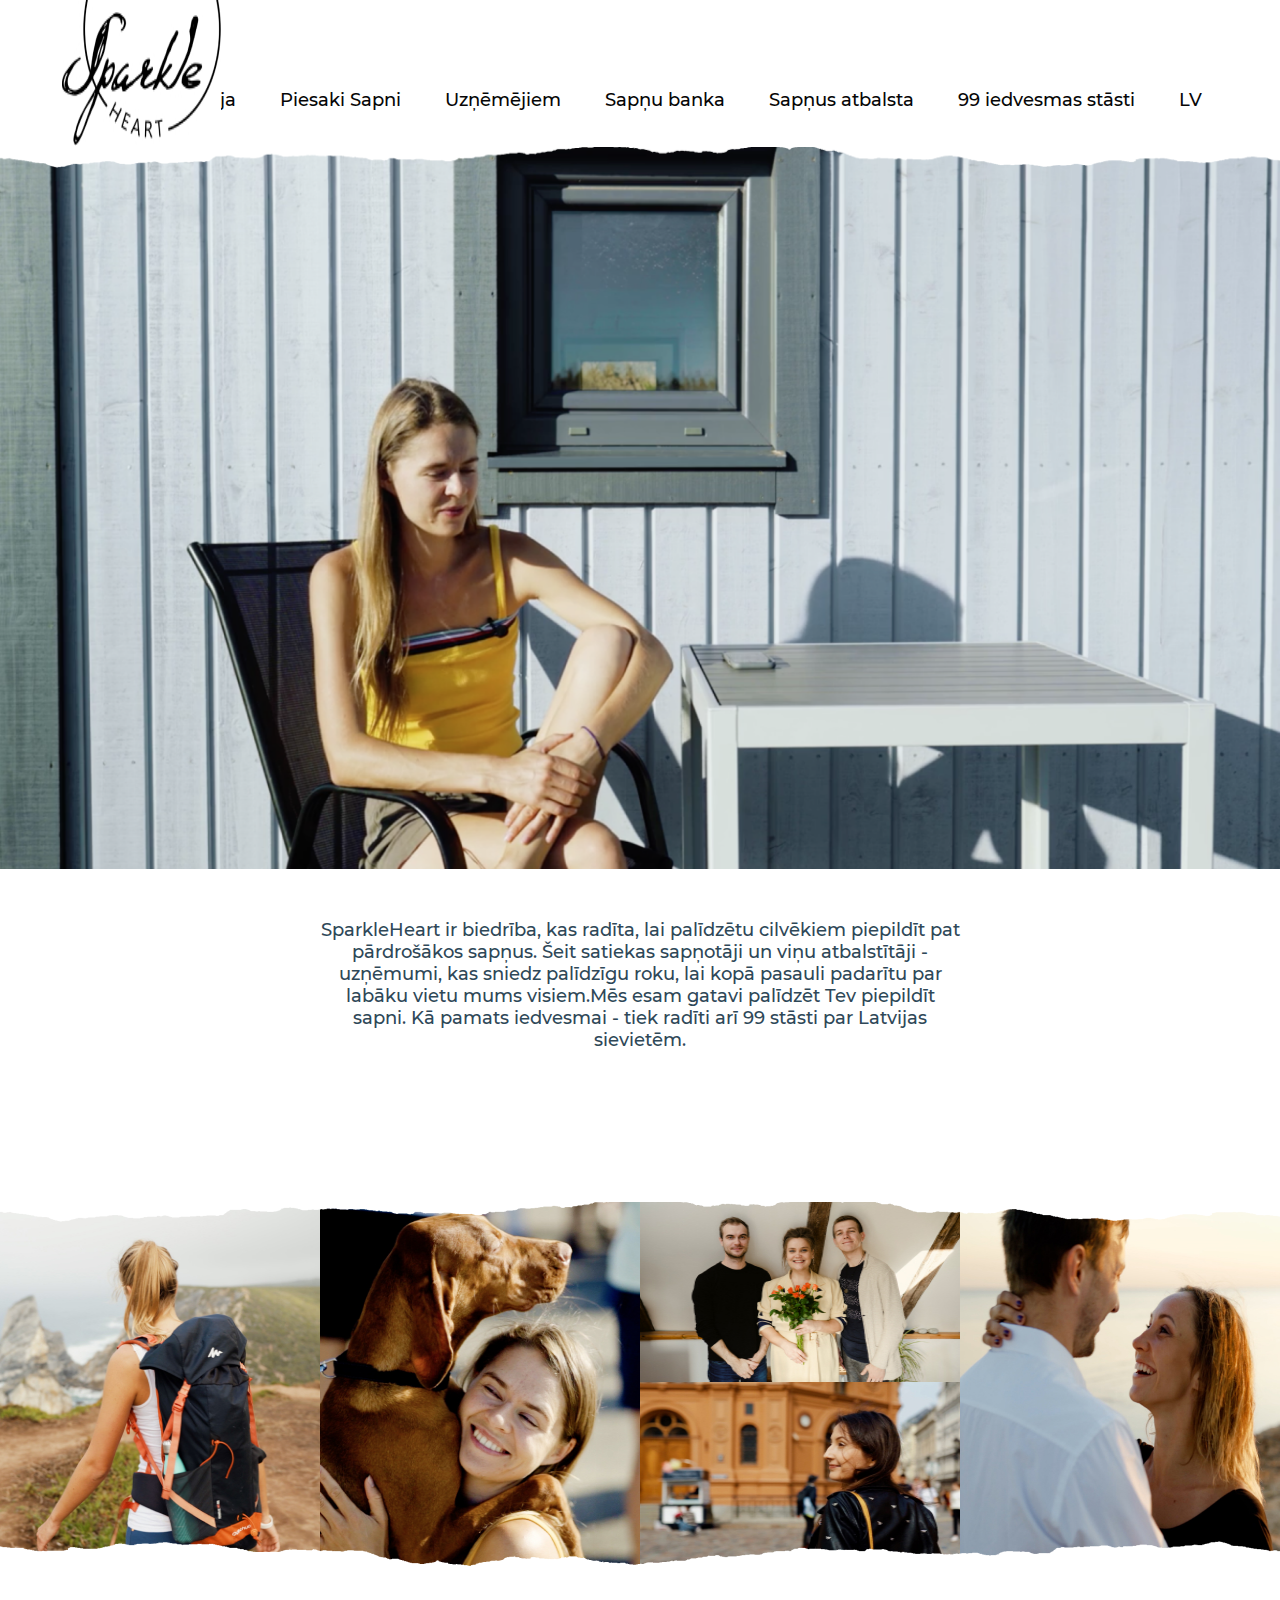
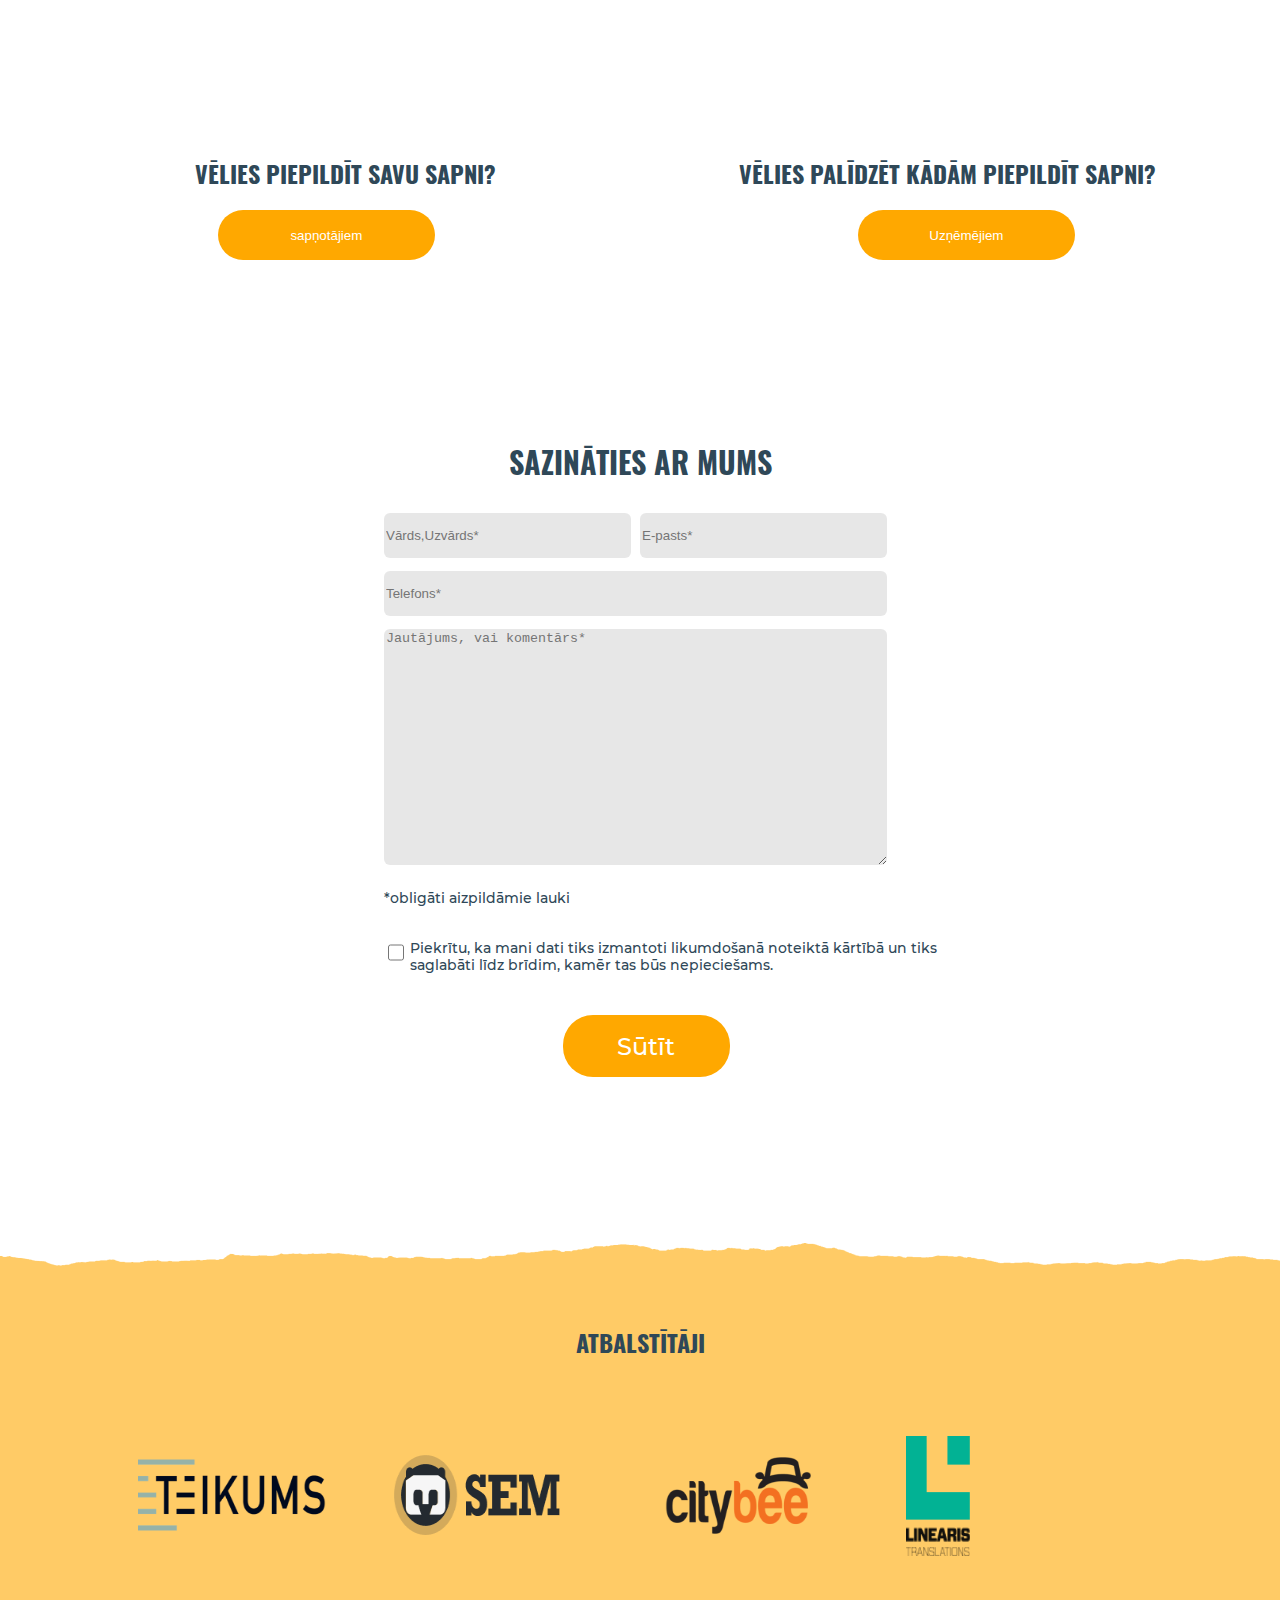
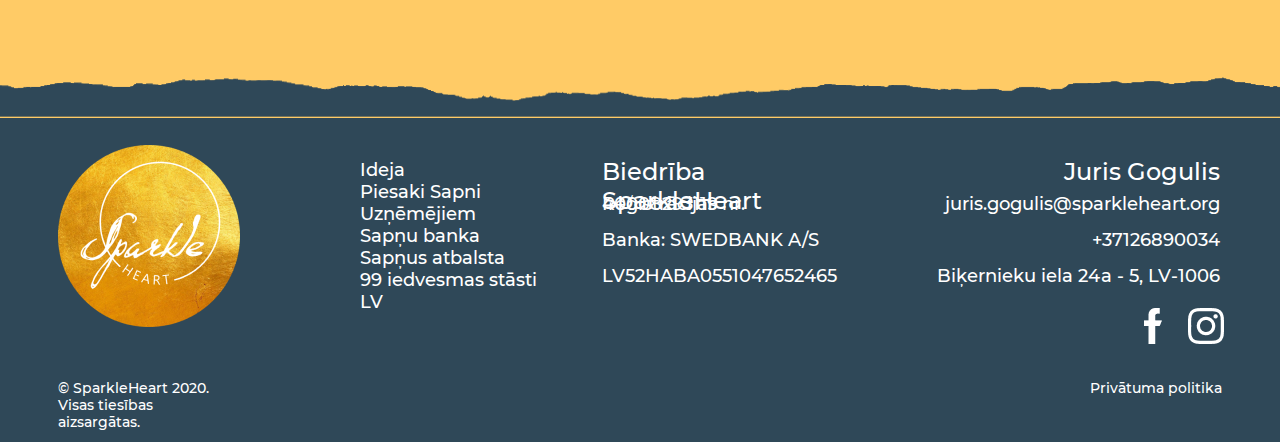
<file: Prasksesprojekts_Mārtiņš_Brants/index.html>
<!DOCTYPE html>
<html lang="lv"> 
<head>
	<meta charset="utf-8">
	<title></title>
	<meta name="description" content="Prakses uzdevums">
	<meta name="author" content="Martins Ervins Brants">

	<!-- Mobile Specifc Meta -->
	<meta name="viewport" content="width=device-width, initial-scale=1, maximum-scale=1">

	<!-- Stylessheets -->
	<link rel="stylesheet" href="assets/css/style.css" />


	<!-- Favicon -->
</head>
<body>
	
	<!-- JavaScript -->
	<script src="assets/js/theme.js"></script>

	<!--Navigation-->
	<header>
		<div class="topnav">
      <div id="a-topnav">
			  <a href="./ideja.html">Ideja</a>
			  <a href="./Piesaki_sapni.html">Piesaki Sapni</a>
			  <a href="./uznemejiem.html">Uzņēmējiem</a>
			  <a href="./sapnu_banka.html">Sapņu banka</a>
			  <a href="./sapnus_atbalsta.html">Sapņus atbalsta</a>
              <a href="./99_iedvesmas_stasti.html">99 iedvesmas stāsti</a>
              <a href="#LV">LV</a>
            </div>
    </div>
		<img class="sparkle_video" src="assets/img/Sparkle Video 1.png"> 
			<img class="ripped-sparkle" src="assets/img/ripped.png">   
			<img class="BlackLogo" src="assets/img/BlackLogo.jpg">
		  <script>
			  fixedHeader();
		  </script>
	  </header>
	  
      <div class="text1">
      <p class="text1-brake">SparkleHeart ir biedrība, kas radīta, lai palīdzētu cilvēkiem piepildīt
           pat pārdrošākos sapņus. Šeit satiekas sapņotāji un viņu atbalstītāji -
            uzņēmumi, kas sniedz palīdzīgu roku, lai kopā pasauli padarītu par labāku
             vietu mums visiem.Mēs esam gatavi palīdzēt Tev piepildīt sapni. Kā pamats iedvesmai -
              tiek radīti arī 99 stāsti par Latvijas sievietēm.</p>
            </div>

            <div class="multiple-images">
              <img class="zanda" src="assets/img/Zanda.jpg">
              <img class="sibilla" src="assets/img/Sibilla.jpg">
              <img class="alina" src="assets/img/Alina_1.jpg">
              <img class="brinuma_meita" src="assets/img/Brinuma_meita.jpg">
              <img class="anda" src="assets/img/Anda_2 1(1).jpg">
            </div>
            <div class="ripped"></div>
              <div class="ripped2"></div>

              <p class="qtext1">VĒLIES PIEPILDĪT SAVU SAPNI?</p>
              <p class="qtext2">VĒLIES PALĪDZĒT KĀDĀM PIEPILDĪT SAPNI?</p>
              <button class="button1">sapņotājiem</button>
              <button class="button2">Uzņēmējiem</button>

              <div class="ievades-forma">
              <p class="formasText">SAZINĀTIES AR MUMS</p>
              <input type="text" id="name" name="name" class="inputfield-name" placeholder="Vārds,Uzvārds*">
              <input type="email" id="email" name="email" class="inputfield-email" placeholder="E-pasts*"><br>
              <input type="tel" id="tel" name="tel" class="inputfield-tel" placeholder="Telefons*"><br>
              <textarea id="Jautajums" name="Jautajums" rows="4" cols="50" class="textarea" placeholder="Jautājums, vai komentārs*"></textarea>
              <p class="smalltext">*obligāti aizpildāmie lauki</p><br>

              <input type="checkbox" id="yes" name="yes" class="inputCheck">

              <p class="consent">Piekrītu, ka mani dati tiks izmantoti likumdošanā noteiktā kārtībā un tiks saglabāti līdz brīdim, kamēr tas būs nepieciešams.</p>
              <button class="poga" type="submit">Sūtīt</button>
            </div>
              <div class="atbalstitaji"></div>
              <p class="atbalstitaji-text">ATBALSTĪTĀJI</p>
              <img class="teikums" src="assets/img/getlogo 1.png">
              <img class="sem-logo" src="assets/img/sem_logo-2 1.png">
              <img class="citybee" src="assets/img/Citybee-logo 1.png">
              <img class="linearis" src="assets/img/logo1 1.png">
              <img class="ripped3" src="assets/img/ripped.png">

              <footer class="footer">
                <img class="GoldenLogo" src="assets/img/GoldenV2Logo 3.png">
                <p class="copyright-text">© SparkleHeart 2020. Visas tiesības aizsargātas.</p>
                <div id="footertext">
                  <a href="./ideja.html">Ideja</a><br>
			  <a href="./Piesaki_sapni.html">Piesaki Sapni</a><br>
			  <a href="./uznemejiem.html">Uzņēmējiem</a><br>
			  <a href="./sapnu_banka.html">Sapņu banka</a><br>
			  <a href="./sapnus_atbalsta.html">Sapņus atbalsta</a><br>
              <a href="./99_iedvesmas_stasti.html">99 iedvesmas stāsti</a><br>
              <a href="#LV">LV</a>
                </div>
                <p class="TitleFooter">Biedrība SparkleHeart</p>
                <div class="footertext2">
                  <p>Reģistrācijas nr. 40008293119</p> <br>
                  <p>Banka: SWEDBANK A/S </p> <br>
                  <p>LV52HABA0551047652465</p> <br>
                </div>
                <p class="TitleFooter2">Juris Gogulis</p>
                <div class="footertext3">
                  <p>juris.gogulis@sparkleheart.org</p><br>
                  <p>+37126890034</p><br>
                  <p>Biķernieku iela 24a - 5, LV-1006</p><br>
                </div>
                  <img class="SocialMedia" src="assets/img/facebook.png">
                  <img class="SocialMedia2" src="assets/img/ig.png">
                  <p class="privatuma-politika">Privātuma politika</p>

              </footer>
              <img class="ripped4" src="assets/img/ripped-blue.png">

              

</body>
</html>
</file>
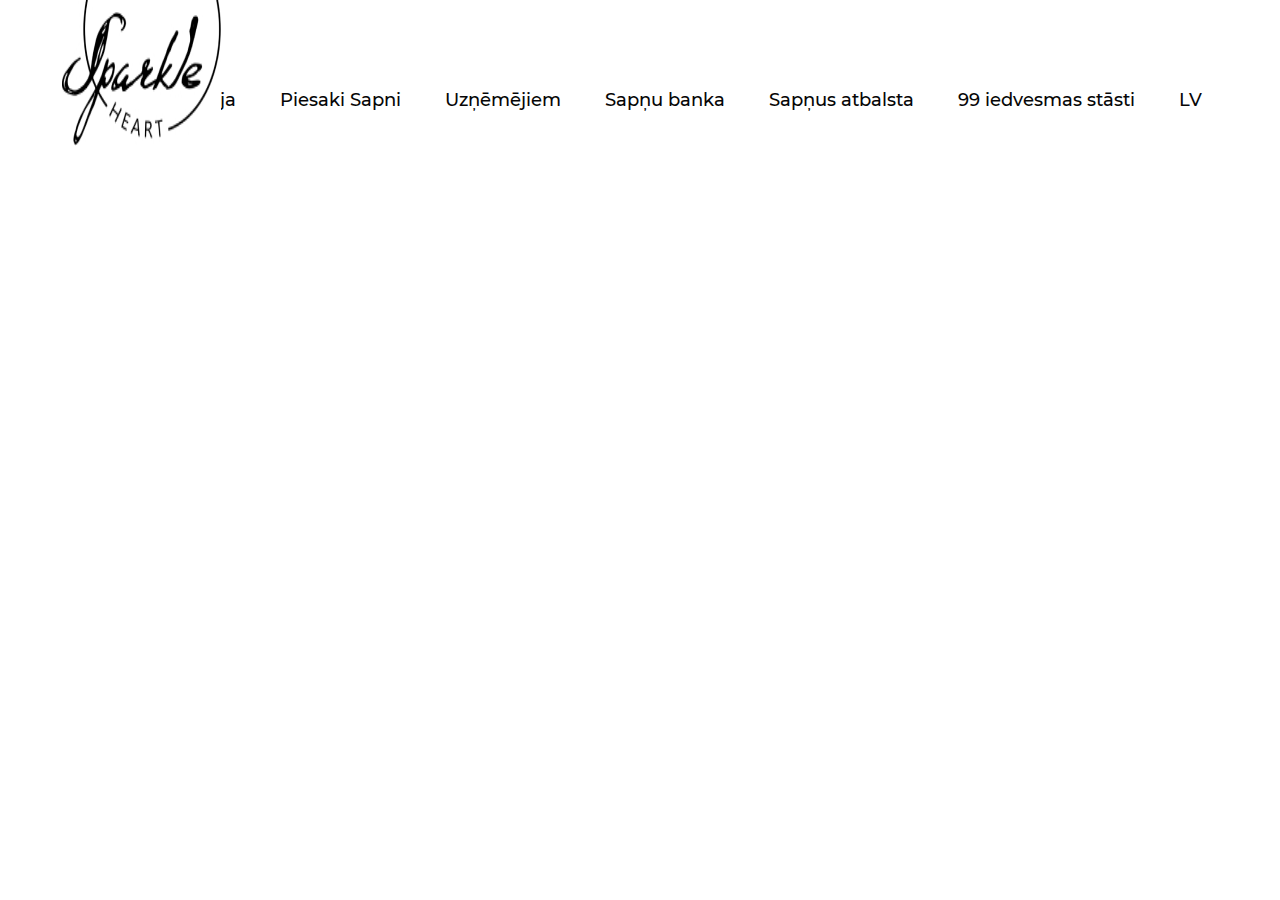
<file: Prasksesprojekts_Mārtiņš_Brants/99_iedvesmas_stasti.html>
<!DOCTYPE html>
<html lang="en"> 
<head>
	<meta charset="utf-8">
	<title></title>
	<meta name="description" content="Prakses uzdevums">
	<meta name="author" content="Martins Ervins Brants">

	<!-- Mobile Specifc Meta -->
	<meta name="viewport" content="width=device-width, initial-scale=1, maximum-scale=1">

	<!-- Stylessheets -->
	<link rel="stylesheet" href="assets/css/style.css" />


	<!-- Favicon -->
</head>
<body>
	
	<!-- JavaScript -->
	<script src="assets/js/theme.js"></script>

	<!--Navigation-->
	<header>
		<div class="topnav">
      <div id="a-topnav">
        <a href="./ideja.html">Ideja</a>
        <a href="./Piesaki_sapni.html">Piesaki Sapni</a>
        <a href="./uznemejiem.html">Uzņēmējiem</a>
        <a href="./sapnu_banka.html">Sapņu banka</a>
        <a href="./sapnus_atbalsta.html">Sapņus atbalsta</a>
        <a href="./99_iedvesmas_stasti.html">99 iedvesmas stāsti</a>
        <a href="#LV">LV</a>
            </div>
        </div>
          <img class="BlackLogo" src="assets/img/BlackLogo.jpg">
		  <script>
			  fixedHeader();
		  </script>
      </header>
</body>
</html>
</file>
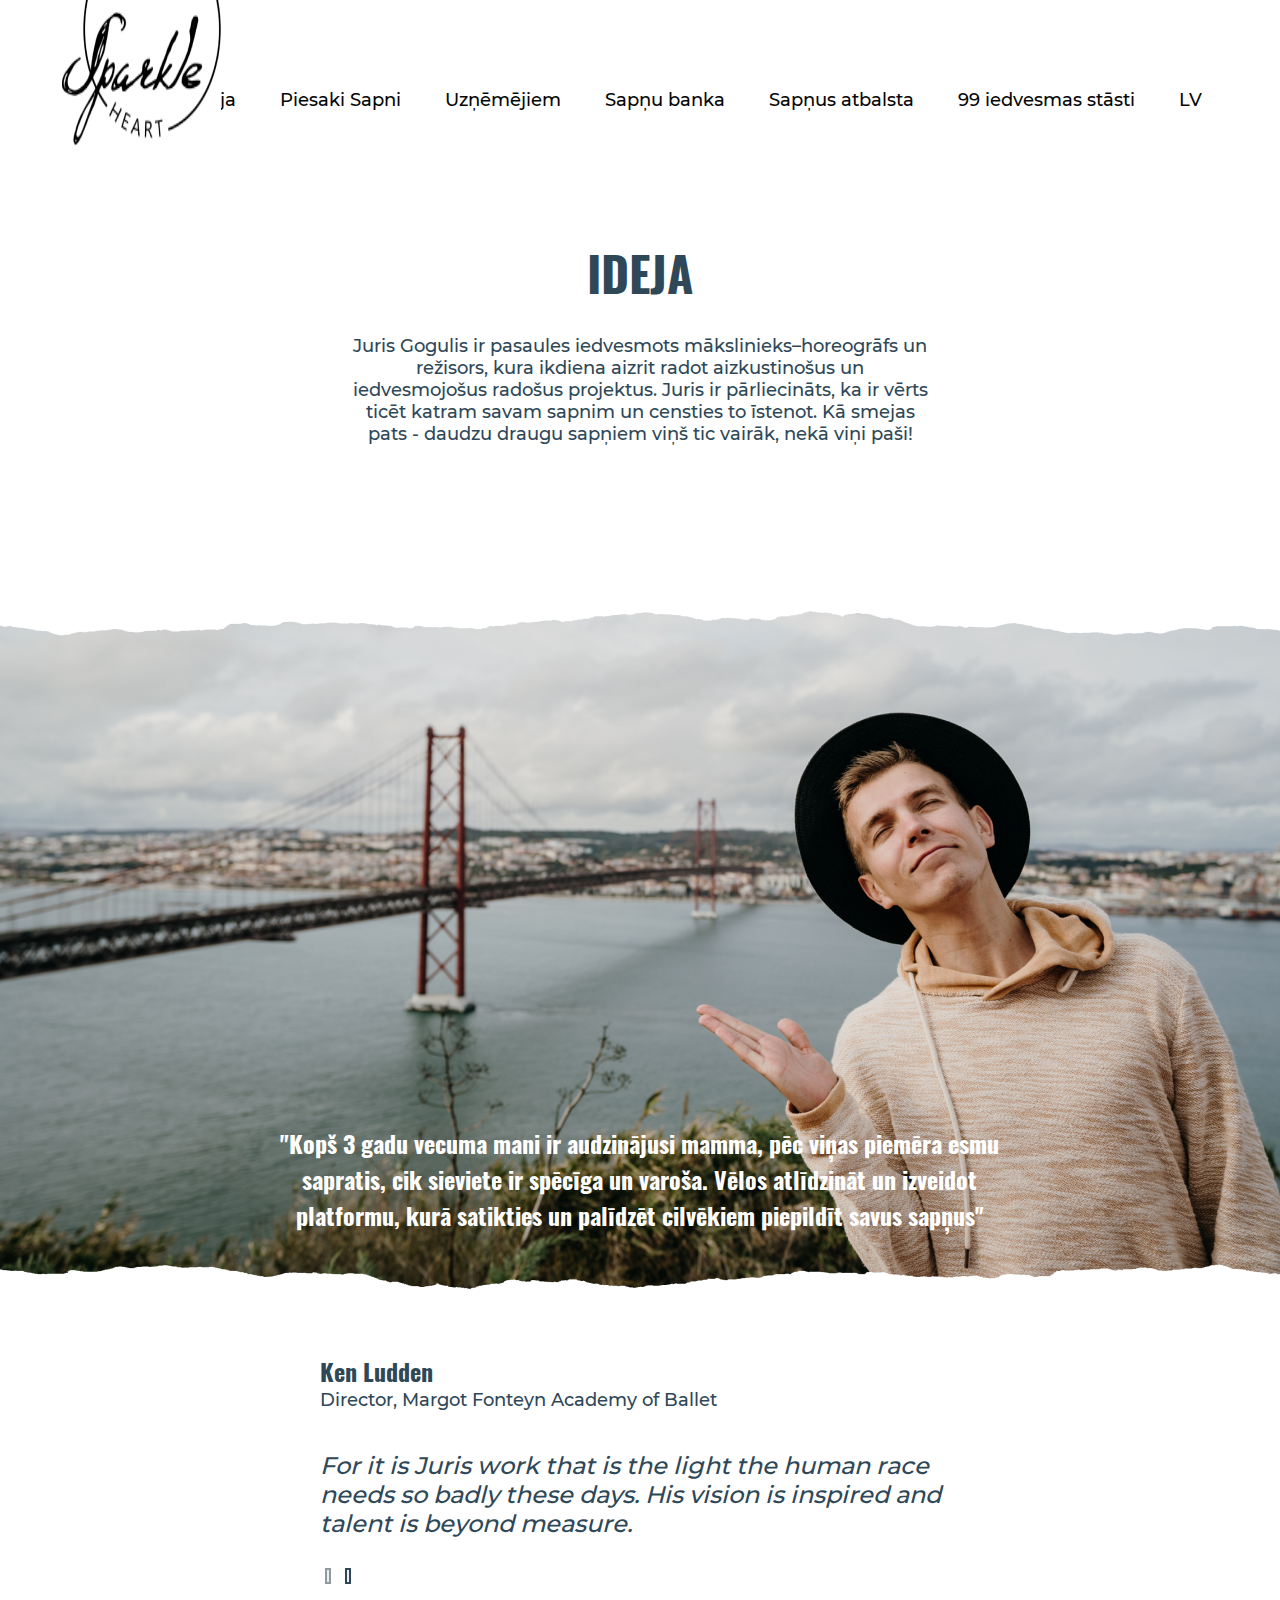
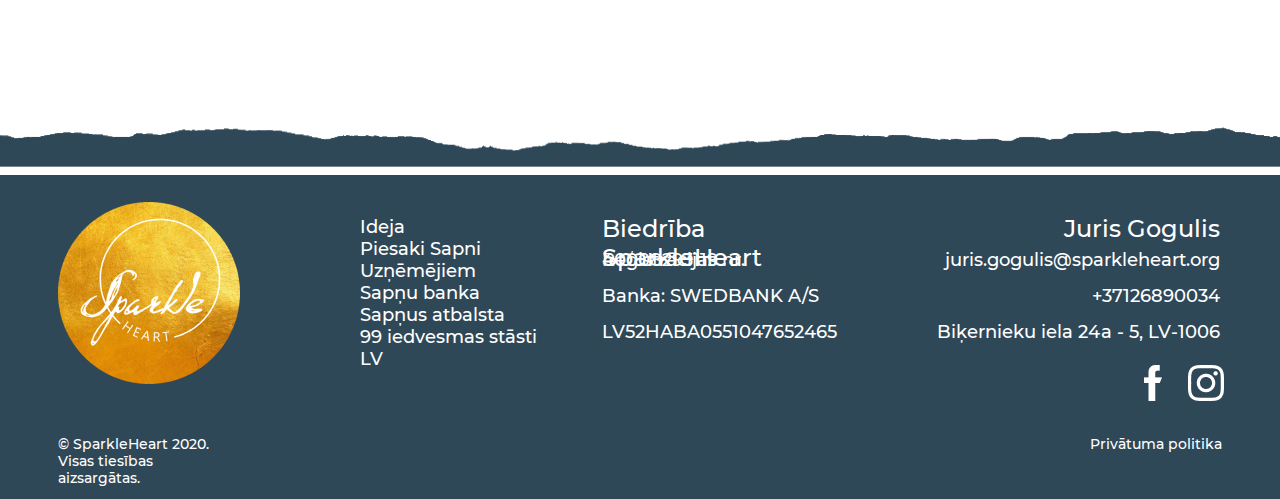
<file: Prasksesprojekts_Mārtiņš_Brants/ideja.html>
<!DOCTYPE html>
<html lang="en"> 
<head>
	<meta charset="utf-8">
	<title></title>
	<meta name="description" content="Prakses uzdevums">
	<meta name="author" content="Martins Ervins Brants">

	<!-- Mobile Specifc Meta -->
	<meta name="viewport" content="width=device-width, initial-scale=1, maximum-scale=1">

	<!-- Stylessheets -->
	<link rel="stylesheet" href="assets/css/style.css" />


	<!-- Favicon -->
</head>
<body>
	
	<!-- JavaScript -->
	<script src="assets/js/theme.js"></script>

	<!--Navigation-->
	<header>
		<div class="topnav">
      <div id="a-topnav">
        <a href="./ideja.html">Ideja</a>
        <a href="./Piesaki_sapni.html">Piesaki Sapni</a>
        <a href="./uznemejiem.html">Uzņēmējiem</a>
        <a href="./sapnu_banka.html">Sapņu banka</a>
        <a href="./sapnus_atbalsta.html">Sapņus atbalsta</a>
        <a href="./99_iedvesmas_stasti.html">99 iedvesmas stāsti</a>
        <a href="#LV">LV</a>
            </div>
        </div>
          <img class="BlackLogo" src="assets/img/BlackLogo.jpg">
		  <script>
			  fixedHeader();
		  </script>
      </header>
      <h1 class="title-ideja">IDEJA</h1>
      <div class="text-ideja">
      <p class="text3-brake">Juris Gogulis ir pasaules iedvesmots mākslinieks–horeogrāfs un režisors, 
          kura ikdiena aizrit radot aizkustinošus un iedvesmojošus radošus projektus.
          Juris ir pārliecināts, ka ir vērts ticēt katram savam sapnim un censties 
          to īstenot. Kā smejas pats - daudzu draugu sapņiem viņš tic vairāk, nekā viņi paši!</p>
        </div>

          <div class="juris">
              <div class="juris-ripped"></div>
              <div class="juris-ripped2"></div>
          </div>

          <div class="juris-text">
            <p class="text2-brake">
            "Kopš 3 gadu vecuma mani ir audzinājusi mamma, 
            pēc viņas piemēra esmu sapratis, cik sieviete ir spēcīga 
            un varoša. Vēlos atlīdzināt un izveidot platformu, kurā satikties
             un palīdzēt cilvēkiem piepildīt savus sapņus"
             </p>
          </div>

          <div class="text-title">
          <h1 class="text-title-brake">Ken Ludden</h1>
          <p class=text-title-p>Director, Margot Fonteyn Academy of Ballet</p>
          <p class="text-title-p2">For it is Juris work that is the light the human race needs so badly these days. His vision is inspired and talent is beyond measure.</p>
          </div>

          <div class="buttons-ideja">
          <button class="left"></button>
          <button class="right"></button>
          </div>

              <footer class="footer_ideja">
                <img class="GoldenLogo" src="assets/img/GoldenV2Logo 3.png">
                <p class="copyright-text">© SparkleHeart 2020. Visas tiesības aizsargātas.</p>
                <div id="footertext">
                  <a href="./ideja.html">Ideja</a><br>
			  <a href="./Piesaki_sapni.html">Piesaki Sapni</a><br>
			  <a href="./uznemejiem.html">Uzņēmējiem</a><br>
			  <a href="./sapnu_banka.html">Sapņu banka</a><br>
			  <a href="./sapnus_atbalsta.html">Sapņus atbalsta</a><br>
              <a href="./99_iedvesmas_stasti.html">99 iedvesmas stāsti</a><br>
              <a href="#LV">LV</a>
                </div>
                <p class="TitleFooter">Biedrība SparkleHeart</p>
                <div class="footertext2">
                  <p>Reģistrācijas nr. 40008293119</p> <br>
                  <p>Banka: SWEDBANK A/S </p> <br>
                  <p>LV52HABA0551047652465</p> <br>
                </div>
                <p class="TitleFooter2">Juris Gogulis</p>
                <div class="footertext3">
                  <p>juris.gogulis@sparkleheart.org</p><br>
                  <p>+37126890034</p><br>
                  <p>Biķernieku iela 24a - 5, LV-1006</p><br>
                </div>
                  <img class="SocialMedia" src="assets/img/facebook.png">
                  <img class="SocialMedia2" src="assets/img/ig.png">
                  <p class="privatuma-politika">Privātuma politika</p>

              </footer>
              <img class="ripped4_ideja" src="assets/img/ripped-blue.png">

              

</body>
</html>
</file>
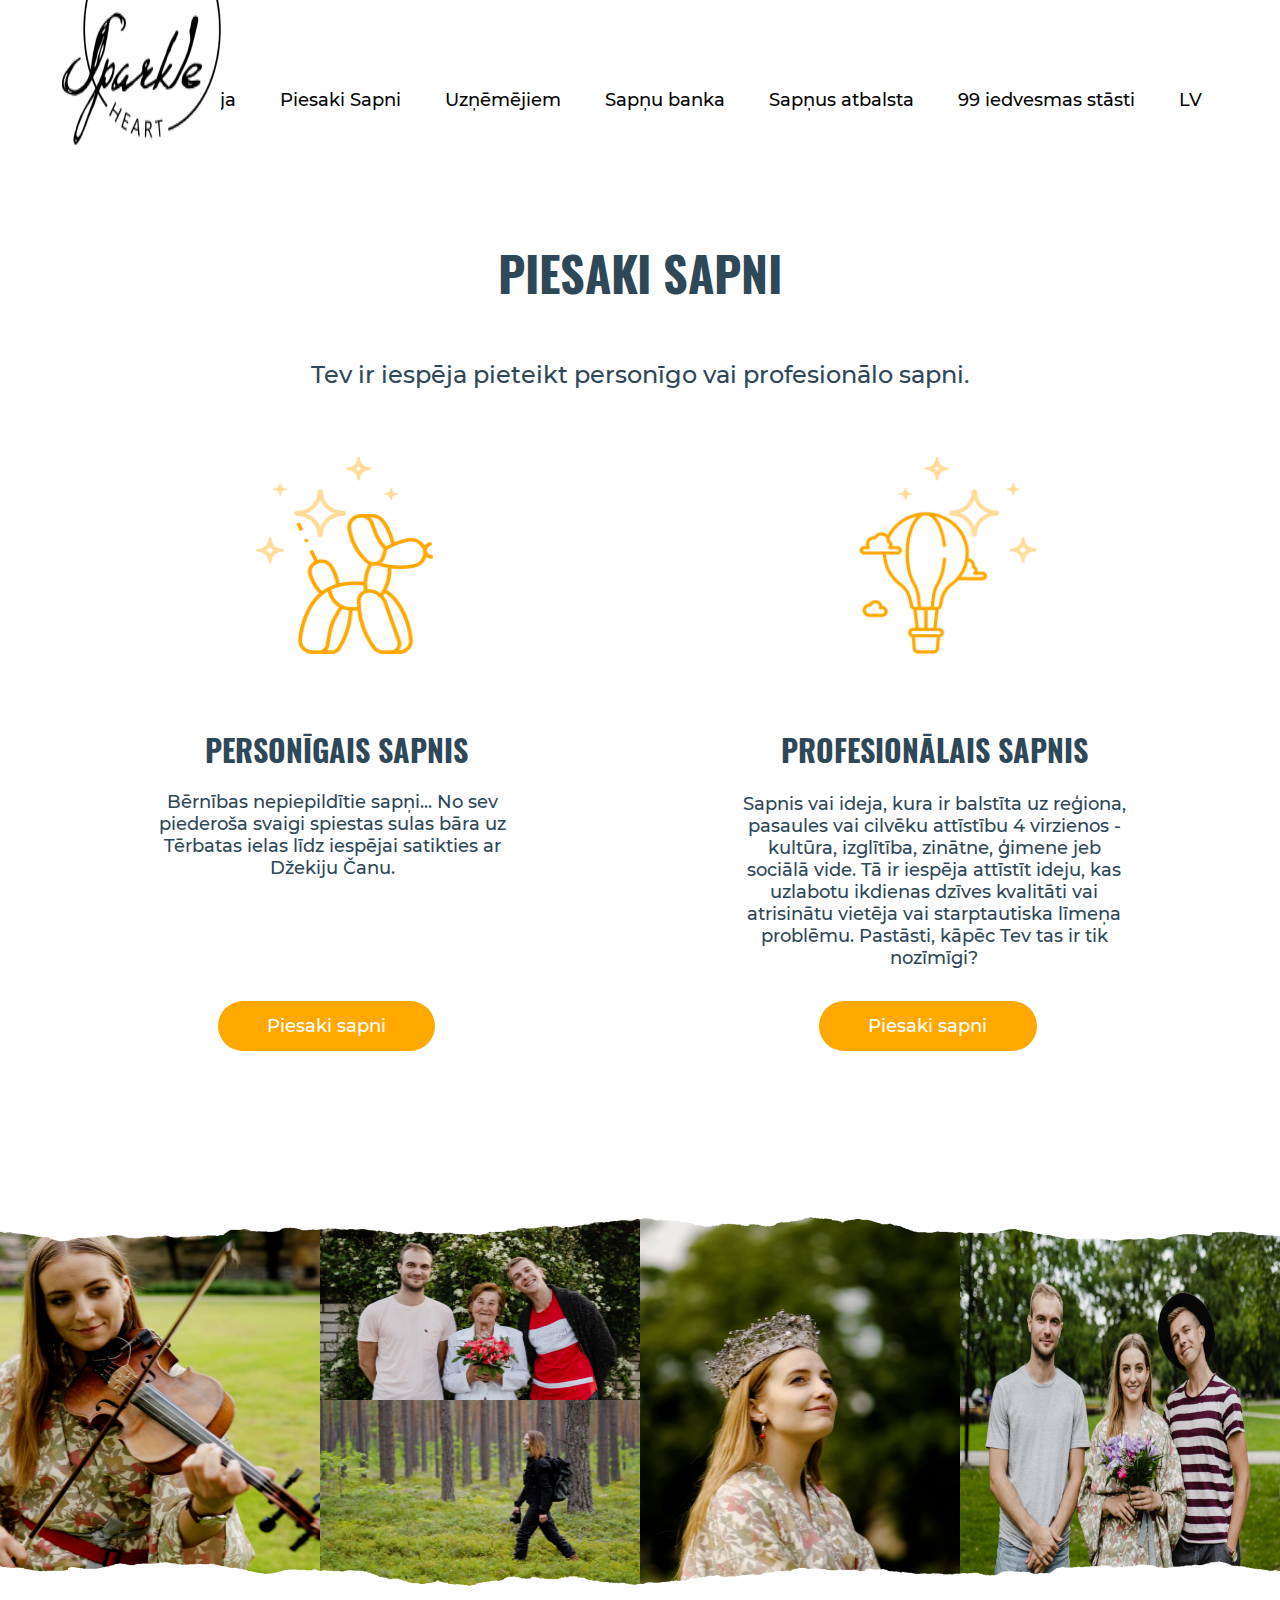
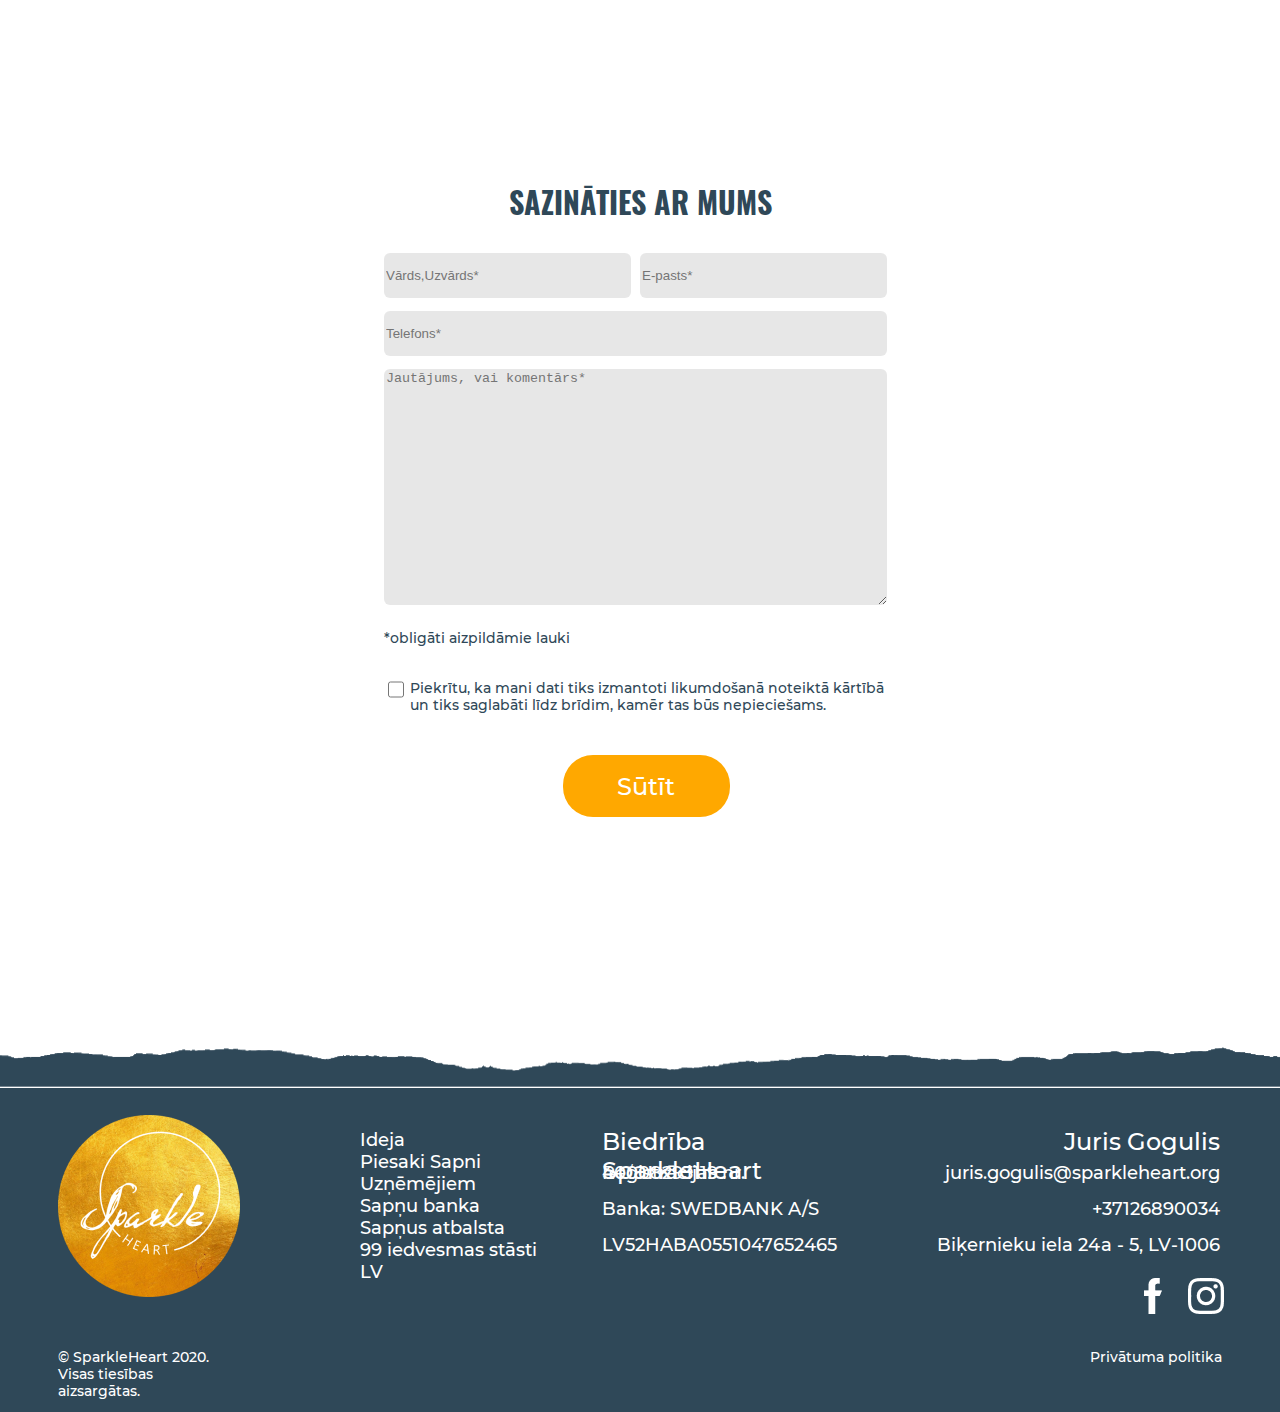
<file: Prasksesprojekts_Mārtiņš_Brants/Piesaki_sapni.html>
<!DOCTYPE html>
<html lang="en"> 
<head>
	<meta charset="utf-8">
	<title></title>
	<meta name="description" content="Prakses uzdevums">
	<meta name="author" content="Martins Ervins Brants">

	<!-- Mobile Specifc Meta -->
	<meta name="viewport" content="width=device-width, initial-scale=1, maximum-scale=1">

	<!-- Stylessheets -->
	<link rel="stylesheet" href="assets/css/style.css" />


	<!-- Favicon -->
</head>
<body>
	
	<!-- JavaScript -->
	<script src="assets/js/theme.js"></script>

	<!--Navigation-->
	<header>
		<div class="topnav">
      <div id="a-topnav">
        <a href="./ideja.html">Ideja</a>
        <a href="./Piesaki_sapni.html">Piesaki Sapni</a>
        <a href="./uznemejiem.html">Uzņēmējiem</a>
        <a href="./sapnu_banka.html">Sapņu banka</a>
        <a href="./sapnus_atbalsta.html">Sapņus atbalsta</a>
        <a href="./99_iedvesmas_stasti.html">99 iedvesmas stāsti</a>
        <a href="#LV">LV</a>
            </div>
        </div>
          <img class="BlackLogo" src="assets/img/BlackLogo.jpg">
		  <script>
			  fixedHeader();
		  </script>
	  </header>
	  <h1 class="title-piesaki-sapni">PIESAKI SAPNI</h1>
	  <p class="piesaki-sapni-text">Tev ir iespēja pieteikt personīgo vai profesionālo sapni.</p>
	  <img class="piesaki-sapni-b1" src="assets/img/Group 12.png">
	  <img class="piesaki-sapni-b2" src="assets/img/Group 13.png">
	  <h1 class="piesaki-sapni-h1">PERSONĪGAIS SAPNIS</h1>
	  <h1 class="piesaki-sapni-h2">PROFESIONĀLAIS SAPNIS</h1>
	  <p class="piesaki-sapni-text1">Bērnības nepiepildītie sapņi... No sev piederoša svaigi spiestas sulas bāra uz Tērbatas ielas līdz iespējai satikties ar Džekiju Čanu.</p>
	  <p class="piesaki-sapni-text2">Sapnis vai ideja, kura ir balstīta uz reģiona, pasaules vai cilvēku attīstību 4 virzienos - kultūra, izglītība, zinātne, ģimene jeb sociālā vide. Tā ir iespēja attīstīt ideju,
		   kas uzlabotu ikdienas dzīves kvalitāti vai atrisinātu vietēja vai starptautiska līmeņa problēmu. Pastāsti, kāpēc Tev tas ir tik nozīmīgi? </p>
		<button class="piesaki-sapni-button1">Piesaki sapni</button>
		<button class="piesaki-sapni-button2">Piesaki sapni</button>

		<div class="multiple-images">
			<img class="lauma" src="assets/img/Lauma_4(1).jpg">
			<img class="brinuma_meita_2" src="assets/img/Brinuma_meita-3.jpg">
			<img class="arta" src="assets/img/Arta_2 1.jpg">
			<img class="lauma_2" src="assets/img/Lauma_3.jpg">
			<img class="brinuma_meita_3" src="assets/img/Brinuma_meita-2.jpg">
		  </div>
		  <div class="ripped_piesaki_sapni"></div>
			  <div class="ripped_piesaki_sapni_2"></div>
			  
			  <div class="ievades-forma">
				<p class="formasText_2">SAZINĀTIES AR MUMS</p>
				<input type="text" id="name" name="name" class="inputfield-name_2" placeholder="Vārds,Uzvārds*">
				<input type="email" id="email" name="email" class="inputfield-email_2" placeholder="E-pasts*"><br>
				<input type="tel" id="tel" name="tel" class="inputfield-tel_2" placeholder="Telefons*"><br>
				<textarea id="Jautajums" name="Jautajums" rows="4" cols="50" class="textarea_2" placeholder="Jautājums, vai komentārs*"></textarea>
				<p class="smalltext_2">*obligāti aizpildāmie lauki</p><br>
  
				<input type="checkbox" id="yes" name="yes" class="inputCheck_2">
  
				<p class="consent_2">Piekrītu, ka mani dati tiks izmantoti likumdošanā noteiktā kārtībā un tiks saglabāti līdz brīdim, kamēr tas būs nepieciešams.</p>
				<button class="poga_2" type="submit">Sūtīt</button>

				<footer class="footer_piesaki_sapni">
					<img class="GoldenLogo" src="assets/img/GoldenV2Logo 3.png">
					<p class="copyright-text">© SparkleHeart 2020. Visas tiesības aizsargātas.</p>
					<div id="footertext">
						<a href="./ideja.html">Ideja</a><br>
					<a href="./Piesaki_sapni.html">Piesaki Sapni</a><br>
					<a href="./uznemejiem.html">Uzņēmējiem</a><br>
					<a href="./sapnu_banka.html">Sapņu banka</a><br>
					<a href="./sapnus_atbalsta.html">Sapņus atbalsta</a><br>
					<a href="./99_iedvesmas_stasti.html">99 iedvesmas stāsti</a><br>
					<a href="#LV">LV</a>
					  </div>
					<p class="TitleFooter">Biedrība SparkleHeart</p>
					<div class="footertext2">
					  <p>Reģistrācijas nr. 40008293119</p> <br>
					  <p>Banka: SWEDBANK A/S </p> <br>
					  <p>LV52HABA0551047652465</p> <br>
					</div>
					<p class="TitleFooter2">Juris Gogulis</p>
					<div class="footertext3">
					  <p>juris.gogulis@sparkleheart.org</p><br>
					  <p>+37126890034</p><br>
					  <p>Biķernieku iela 24a - 5, LV-1006</p><br>
					</div>
					  <img class="SocialMedia" src="assets/img/facebook.png">
					  <img class="SocialMedia2" src="assets/img/ig.png">
					  <p class="privatuma-politika">Privātuma politika</p>
	
				  </footer>
				  <img class="ripped_piesaki_sapni_footer" src="assets/img/ripped-blue.png">
	
			  </div>
</body>
</html>
</file>
<file: Prasksesprojekts_Mārtiņš_Brants/assets/css/style.css>
html,body{
    width: 100%;
    position: absolute;
    margin:0 auto;
}

.topnav {
width: 100%;
height: 92.51px;
left: 0px;
top: 0px;
background: #FFFFFF;
text-align:right;
line-height: 200px;

font-family: Montserrat;
    font-style: normal;
    font-weight: 500;
    font-size: 18px;
    color: #060606;
}
#a-topnav{
    padding-right: 39px;
}
a{
    text-decoration:none;
    color: inherit;
    font-style:inherit;
    font-family: inherit;
    font-weight:inherit;
    font-size:inherit;
    padding-left:inherit;
    padding-right:inherit;
}
.vector{
    position: absolute;
    left: -0.07%;
    right: 0%;
    top: 2.33%;
    bottom: 96.71%;
background: #FFFFFF;
}
.sparkle_video{
width: 100%;
position:absolute;
height: 722px;
top: 147px; 
}

.BlackLogo{
    position: absolute;
    width: 159px;
    height: 146px;
    left: 62px;
    top: 0px;
}
.text1{
    position: absolute;
    width: 100%;
    height: 114px;
    top: 919px;
    
    font-family: Montserrat;
    font-style: normal;
    font-weight: normal;
    font-size: 18px;
    line-height: 22px;
    text-align: center;

    
    color: #2F4858;
    
    
}
.text1-brake{
    width: 50%;
    margin: auto;
}
.text2-brake{
    width: 61%;
    margin: auto;
}
.text3-brake{
    width: 45%;
    margin: auto;
}
.ripped-sparkle{
    position: absolute;
    left: -0.00%;
    width: 100%;
    right: 0%;
    top: 24.6%;
    bottom: 96.71%;
}
.ripped{
    position: absolute;
    width: 100%;
    height: 55px;
    top: 1182px;

    background-image: url("../img/ripped.png"); /* The image used */
background-repeat: no-repeat; /* Do not repeat the image */
background-size: cover; /* Resize the background image to cover the entire container */
}
.ripped2{
    position: absolute;
    width: 100%;
height: 55px;
left: 0px;
top: 1526px;
transform: rotate(-180deg);

background-image: url("../img/ripped.png"); /* The image used */
background-repeat: no-repeat; /* Do not repeat the image */
background-size: cover; /* Resize the background image to cover the entire container */
}

.multiple-images {
    width: 100%;
    height: 383px;
    top: 1211px;
}

.zanda{
    position: absolute;
    width: 25%;
height: 355px;
left: 0px;
top: 1197px;
}
.sibilla{
    position: absolute;
width: 25%;
height: 364px;
left: 25%;
top: 1202px;
}
.brinuma_meita{
    position: absolute;
width: 25%;
height: 180px;
left: 50%;
top: 1202px;
}
.alina{
    position: absolute;
width: 25%;
height: 184px;
left: 50%;
top: 1382px;
}
.anda{
    position: absolute;
width: 25%;
height: 383px;
left: 75%;
top: 1183px;
}
.qtext1{
    position: absolute;
width: 50%;
height: 29px;
left: 2%;
top: 1731px;

font-family: Oswald;
font-style: normal;
font-weight: 500;
font-size: 24px;
line-height: 36px;
text-align: center;

color: #2F4858;
}
.qtext2{
    position: absolute;
width: 50%;
height: 29px;
left: 49%;
top: 1731px;

font-family: Oswald;
font-style: normal;
font-weight: 500;
font-size: 24px;
line-height: 36px;
text-align: center;

color: #2F4858;
}

.button1{
    position: absolute;
    width: 17%;
    height: 50px;
    left: 17%;
    top: 1810px;
    border-radius: 30px;
    background-color:#FFA800;
    border:none;
    color:white;
}
.button2{
    position: absolute;
    width: 17%;
    height: 50px;
    left: 67%;
    top: 1810px;
    border-radius: 30px;
    color:white;
    border:none;
    background-color:#FFA800;
}

.formasText{
    position: absolute;
width: 100%;
height: 48px;
top: 2010px;

font-family: Oswald;
font-style: normal;
font-weight: 500;
font-size: 30px;
line-height: 44px;
text-align: center;
color: #2F4858;


}
.inputfield-name{
    position: absolute;
width: 19%;
height: 43px;
left: 30%;
top: 2113px;

background: rgba(196, 196, 196, 0.4);
border-radius: 6px;
border: none;
}
.inputfield-email{
    position: absolute;
width: 19%;
height: 43px;
left: 50%;
top: 2113px;

background: rgba(196, 196, 196, 0.4);
border-radius: 6px;
border: none;
}
.inputfield-tel{
    position: absolute;
width: 39%;
height: 43px;
left: 30%;
top: 2171px;

background: rgba(196, 196, 196, 0.4);
border-radius: 6px;
border:none;
}
.textarea{
    position: absolute;
width: 39%;
height: 232px;
left: 30%;
top: 2229px;

background: rgba(196, 196, 196, 0.4);
border-radius: 6px;
border: none;
}

.smalltext{
    position: absolute;
width: 100%;
height: 25px;
left: 30%;
top: 2476px;

font-family: Montserrat;
font-style: normal;
font-weight: normal;
font-size: 14px;
line-height: 17px;

color: #2F4858;
}
.consent{
    position: absolute;
width: 572px;
height: 39px;
left: 32%;
top: 2526px;

font-family: Montserrat;
font-style: normal;
font-weight: normal;
font-size: 14px;
line-height: 17px;

color: #2F4858;
}
.inputCheck{
    position: absolute;
width: 16px;
height: 41px;
left:30%;
top: 2529px;
}
.poga{
    position: absolute;
width: 13%;
height: 62px;
left: 44%;
top: 2615px;

font-family: Montserrat;
font-style: normal;
font-weight: 500;
font-size: 24px;
line-height: 29px;
align-items: center;
text-align: center;
border-radius: 30px;
border: none;

color: #FFFFFF;
background-color:#FFA800;
}

.atbalstitaji{
    position: absolute;
    width: 100%;
height: 533.32px;
left: 0px;
top: 2827px;

background: #FFCB66;
}
.teikums{
    position: absolute;
width: 15%;
height: 80px;
left: 10%;
top: 3045px;
padding: 10px;

}
.sem-logo{
    position: absolute;
width: 13%;
height: 80px;
left: 30%;
top: 3045px;
padding: 10px;
}
.citybee{
    position: absolute;
width: 14%;
height: 80px;
left: 50%;
top: 3045px;
padding: 10px;
}
.linearis{
    position: absolute;
width: 5%;
height: 120px;
left: 70%;
top: 3026px;
padding: 10px;
}
.ripped3{
    position: absolute;
    width: 100%;
height: 55px;
left: 0px;
top: 2826px;

background-image: url("../img/ripped.png"); /* The image used */
background-repeat: no-repeat; /* Do not repeat the image */
background-size: cover; /* Resize the background image to cover the entire container */
}
.atbalstitaji-text{
    position: absolute;
width: 100%;
height: 29px;
top: 2900px;

font-family: Oswald;
font-style: normal;
font-weight: 500;
font-size: 24px;
line-height: 36px;
text-align: center;

color: #2F4858;
}
.footer{
    position: absolute;
left: 0%;
right: 0%;
top: 626.6%;
bottom: 0%;
width: 100%;
height: 324px;

background: #2F4858;
}
.ripped4{
    position: absolute;
top: 616.6%;
width: 100%;
transform: rotate(-180deg);

background-image: url("../img/ripped-blue.png"); /* The image used */
background-repeat: no-repeat; /* Do not repeat the image */
background-size: cover; /* Resize the background image to cover the entire container */
}
.GoldenLogo{
    position: absolute;
left: 4.54%;
right: 82.14%;
top: 8.41%;
bottom: 32.18%;
}
.copyright-text{
    position: absolute;
left: 4.54%;
right: 82.14%;
top: 76.44%;
bottom: 3.46%;

font-family: Montserrat;
font-style: normal;
font-weight: 500;
font-size: 14px;
line-height: 17px;

color: #FFFFFF;
}
#footertext{
    position: absolute;
left: 28.11%;
right: 66.91%;
top: 12.62%;
bottom: 74.73%;

font-family: Montserrat;
font-style: normal;
font-weight: 500;
font-size: 18px;
color: #FFFFFF;
width: 200px;
}

.footertext2{
    position: absolute;
    left: 47%;
    right: 32.58%;
    top: 20.89%;
    bottom: 53.99%;
    
    font-family: Montserrat;
    font-style: normal;
    font-weight: 500;
    font-size: 18px;
    line-height: 0px;
    
    color: #FFFFFF;
}
.TitleFooter{
    position: absolute;
    left: 47%;
    right: 31.99%;
    top: 4.62%;
    bottom: 75%;
    
    font-family: Montserrat;
    font-style: normal;
    font-weight: 500;
    font-size: 24px;
    line-height: 29px;
    
    color: #FFFFFF;
}
.TitleFooter2{
    position: absolute;
left: 81.99%;
right: 4.69%;
top: 4.62%;
bottom: 69.15%;

font-family: Montserrat;
font-style: normal;
font-weight: 500;
font-size: 24px;
line-height: 29px;
text-align: right;

color: #FFFFFF;
}
.footertext3{
    position: absolute;
left: 66.47%;
right: 4.69%;
top: 20.89%;
bottom: 63.3%;

font-family: Montserrat;
font-style: normal;
font-weight: 500;
font-size: 18px;
line-height: 0px;
text-align: right;

color: #FFFFFF;
}
.SocialMedia{
    position: absolute;
left: 89.39%;
right: 9.3%;
top: 58.82%;
bottom: 22.61%;

}
.SocialMedia2{
    position: absolute;
left: 92.83%;
right: 4.54%;
top: 58.82%;
bottom: 22.61%;

}
.privatuma-politika{
    position: absolute;
left: 81.55%;
right: 4.54%;
top: 76.44%;
bottom: 5.32%;

font-family: Montserrat;
font-style: normal;
font-weight: 500;
font-size: 14px;
line-height: 17px;
text-align: right;

color: #FFFFFF;


}
.title-ideja{
    position: absolute;
width: 100%;
height: 70px;
top: 205px;

font-family: Oswald;
font-style: normal;
font-weight: 500;
font-size: 48px;
line-height: 71px;
align-items: center;
text-align: center;

color: #2F4858;
}

.text-ideja{
    position: absolute;
width: 100%;
height: 112px;
top: 335px;

font-family: Montserrat;
font-style: normal;
font-weight: normal;
font-size: 18px;
line-height: 22px;
text-align: center;

color: #2F4858;
}

@font-face {
    font-family: "Oswald";
    src: url("../fonts/Oswald-Bold.ttf")
  }
  @font-face {
    font-family: "Montserrat";
    src: url("../fonts/Montserrat-Medium.ttf")
  }
  .juris{
    position: absolute;
    width: 100%;
    height: 701px;
    left: 0px;
    top: 597px;
    
    background: url(../img/Juris\ \(1\)\ 1.jpg);
    background-repeat: no-repeat; /* Do not repeat the image */
    background-size: cover;
  }
  .juris-text{
    position: absolute;
    width: 100%;
    height: 108px;
    top: 1125px;
    
    font-family: Oswald;
    font-style: normal;
    font-weight: 500;
    font-size: 24px;
    line-height: 36px;
    text-align: center;
    
    color: #FFFFFF;
  }

  .juris-ripped{
    position: absolute;
    width: 100%;
    height: 55px;
    top: 652px;
    
    background: url(../img/ripped.png);
    transform: rotate(-180deg);
    background-repeat: no-repeat; /* Do not repeat the image */
    background-size: cover;
  }
  .juris-ripped2{
    position: absolute;
    width: 100%;
    height: 55px;
    top: -1px;
    
    background: url(../img/ripped.png);
    background-repeat: no-repeat; /* Do not repeat the image */
    background-size: cover;
  }
  .footer_ideja{
    position: absolute;
    left: 0%;
    right: 0%;
    top: 1918.6%;
    bottom: 0%;
    width: 100%;
    height: 324px;
    
    background: #2F4858;
  }
  .ripped4_ideja{
    position: absolute;
    top: 1853.6%;
    width: 100%;
    transform: rotate(-180deg);
    
    background-image: url("../img/ripped-blue.png"); /* The image used */
    background-repeat: no-repeat; /* Do not repeat the image */
    background-size: cover; /* Resize the background image to cover the entire container */
  }


  .text-title-brake{
      width: 50%;
      margin: auto;

      font-family: Oswald;
font-style: normal;
font-weight: 500;
font-size: 24px;
line-height: 36px;

color: #2F4858;
  }
  .text-title{
    position: absolute;
width: 100%;
height: 204px;
top: 1353px;


  }
  .text-title-p{
    width: 50%;
    margin: auto;

    font-family: Montserrat;
    font-style: normal;
    font-weight: normal;
    font-size: 18px;
    line-height: 22px;
    display: flex;
    align-items: center;
    
    color: #2F4858;
    
    
  }
  .text-title-p2{
    width: 50%;
    margin: auto;
    padding-top: 40px;

    font-family: Montserrat;
    font-style: italic;
    font-weight: normal;
    font-size: 24px;
    line-height: 29px;
    display: flex;
    align-items: center;
    
    color: #2F4858;
  }

  
  .right {

border: 2px solid #2F4858;
transform: rotate(-90deg);
  }
  
  .left {

border: 2px solid rgba(47, 72, 88, 0.5);
transform: rotate(90deg);
  }
  .buttons-ideja{
    position: absolute;
    width: 100%;
    height: 12px;
    top: 1562px;
    left: 25%;
  }
  .title-piesaki-sapni{
    position: absolute;
    width: 100%;
    height: 71px;
    top: 205px;
    
    font-family: Oswald;
    font-style: normal;
    font-weight: 500;
    font-size: 48px;
    line-height: 71px;
    align-items: center;
    text-align: center;
    
    color: #2F4858;
  }

  .piesaki-sapni-text{
    position: absolute;
    width: 100%;
    height: 31px;
    top: 336px;
    
    font-family: Montserrat;
    font-style: normal;
    font-weight: 500;
    font-size: 24px;
    line-height: 29px;
    text-align: center;
    
    color: #2F4858;
  }

  .piesaki-sapni-b1{
    position: absolute;
    width: 14%;
    height: 198px;
    left: 20%;
    top: 457px;
  }

  .piesaki-sapni-b2{
    position: absolute;
    width: 14%;
    height: 198px;
    left: 67%;
    top: 457px;
    
    
}
.piesaki-sapni-h1{
    position: absolute;
    width: 394px;
    height: 30px;
    left: 16%;
    top: 715px;
    
    font-family: Oswald;
    font-style: normal;
    font-weight: 500;
    font-size: 30px;
    line-height: 44px;
    display: flex;
    align-items: center;
    text-align: center;
    
    color: #2F4858;
}

.piesaki-sapni-h2{
    position: absolute;
width: 394px;
height: 30px;
left: 61%;
top: 715px;

font-family: Oswald;
font-style: normal;
font-weight: 500;
font-size: 30px;
line-height: 44px;
display: flex;
align-items: center;
text-align: center;

color: #2F4858;
}

.piesaki-sapni-text1{
    position: absolute;
    width: 30%;
    height: 83px;
    left:11%;
    top: 775px;
    
    font-family: Montserrat;
    font-style: normal;
    font-weight: normal;
    font-size: 18px;
    line-height: 22px;
    display: flex;
    align-items: center;
    text-align: center;
    
    color: #2F4858;
}

.piesaki-sapni-text2{
    position: absolute;
    width: 30%;
    height: 176px;
    left: 58%;
    top: 775px;
    
    font-family: Montserrat;
    font-style: normal;
    font-weight: normal;
    font-size: 18px;
    line-height: 22px;
    text-align: center;
    
    color: #2F4858; 
}

.piesaki-sapni-button1{
    position: absolute;
    width: 17%;
    height: 50px;
    left: 17%;
    top: 1001px;
    
    font-family: Montserrat;
    font-style: normal;
    font-weight: 500;
    font-size: 18px;
    line-height: 22px;
    align-items: center;
    text-align: center;
    
    color: #FFFFFF;
    background-color: #FFA800;
    border-radius: 30px;
border: none;
}

.piesaki-sapni-button2{
    position: absolute;
width: 17%;
height: 50px;
left:64%;
top: 1001px;

font-family: Montserrat;
font-style: normal;
font-weight: 500;
font-size: 18px;
line-height: 22px;
align-items: center;
text-align: center;

color: #FFFFFF;
background-color: #FFA800;
border-radius: 30px;
border: none;
}

.lauma{
    position: absolute;
width: 25%;
height: 355px;
left: 0px;
top: 1222px;
}
.brinuma_meita_2{
    position: absolute;
width: 25%;
height: 189px;
left: 25%;
top: 1211px;
}
.brinuma_meita_3{
    position: absolute;
    width: 25%;
    height: 376px;
    left: 75%;
    top: 1211px;
}
.arta{
    position: absolute;
width: 25%;
height: 187px;
left: 25%;
top: 1400px;
}
.lauma_2{
    position: absolute;
    width: 25%;
    height: 376px;
    left: 50%;
    top: 1211px;
}

.ripped_piesaki_sapni{
    position: absolute;
    width: 100%;
    height: 55px;
    top: 227%;

    background-image: url("../img/ripped.png"); /* The image used */
background-repeat: no-repeat; /* Do not repeat the image */
background-size: cover; /* Resize the background image to cover the entire container */
}
.ripped_piesaki_sapni_2{
    position: absolute;
    width: 100%;
height: 55px;
left: 0px;
top: 292%;
transform: rotate(-180deg);

background-image: url("../img/ripped.png"); /* The image used */
background-repeat: no-repeat; /* Do not repeat the image */
background-size: cover; /* Resize the background image to cover the entire container */
}

.formasText_2{
    position: absolute;
width: 100%;
height: 48px;
top: 1750px;

font-family: Oswald;
font-style: normal;
font-weight: 500;
font-size: 30px;
line-height: 44px;
text-align: center;
color: #2F4858;


}
.inputfield-name_2{
    position: absolute;
width: 19%;
height: 43px;
left: 30%;
top: 1853px;

background: rgba(196, 196, 196, 0.4);
border-radius: 6px;
border: none;
}
.inputfield-email_2{
    position: absolute;
width: 19%;
height: 43px;
left: 50%;
top: 1853px;

background: rgba(196, 196, 196, 0.4);
border-radius: 6px;
border: none;
}
.inputfield-tel_2{
    position: absolute;
width: 39%;
height: 43px;
left: 30%;
top: 1911px;

background: rgba(196, 196, 196, 0.4);
border-radius: 6px;
border:none;
}
.textarea_2{
    position: absolute;
width: 39%;
height: 232px;
left: 30%;
top: 1969px;

background: rgba(196, 196, 196, 0.4);
border-radius: 6px;
border: none;
}

.smalltext_2{
    position: absolute;
width: 100%;
height: 25px;
left: 30%;
top: 2216px;

font-family: Montserrat;
font-style: normal;
font-weight: normal;
font-size: 14px;
line-height: 17px;

color: #2F4858;
}
.consent_2{
    position: absolute;
width: 38%;
height: 39px;
left: 32%;
top: 2266px;

font-family: Montserrat;
font-style: normal;
font-weight: normal;
font-size: 14px;
line-height: 17px;

color: #2F4858;
}
.inputCheck_2{
    position: absolute;
width: 16px;
height: 41px;
left:30%;
top: 2266px;
}
.poga_2{
    position: absolute;
width: 13%;
height: 62px;
left: 44%;
top: 2355px;

font-family: Montserrat;
font-style: normal;
font-weight: 500;
font-size: 24px;
line-height: 29px;
align-items: center;
text-align: center;
border-radius: 30px;
border: none;

color: #FFFFFF;
background-color:#FFA800;
}

.footer_piesaki_sapni{
    position: absolute;
    left: 0%;
    right: 0%;
    top: 507.6%;
    bottom: 0%;
    width: 100%;
    height: 324px;
    background: #2F4858;
}

.ripped_piesaki_sapni_footer {
    position: absolute;
    top: 497.6%;
    width: 100%;
    transform: rotate(-180deg);
    background-image: url(../img/ripped-blue.png);
    background-size: cover;
}
</file>
